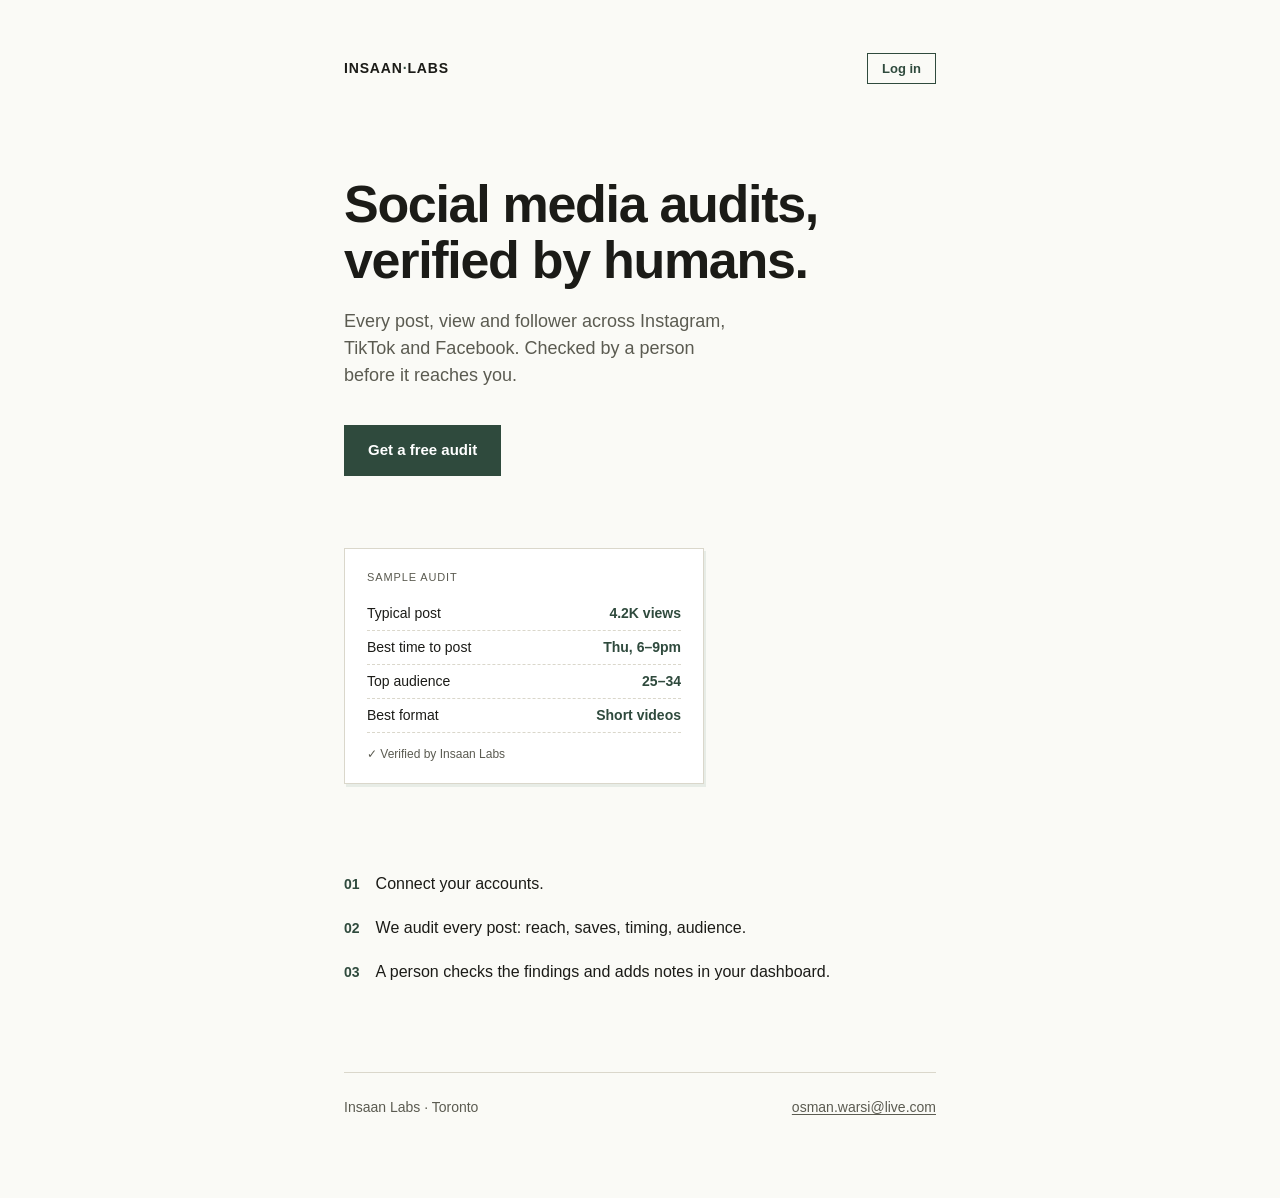
<file: index.html>
<!DOCTYPE html>
<html lang="en">
<head>
<meta charset="UTF-8">
<meta name="viewport" content="width=device-width, initial-scale=1.0">
<title>Insaan Labs · Social media audits, verified by humans</title>
<meta name="description" content="Insaan Labs audits your Instagram, TikTok and Facebook. Every post tracked, every insight checked by a person.">
<style>
  :root{
    --paper: #FAFAF6;
    --ink: #1B1B17;
    --ink-soft: #5B5B51;
    --accent: #2F4A3D;
    --accent-soft: #E7ECE6;
    --line: #DAD7CB;
    --font: 'Helvetica Neue', Helvetica, Arial, sans-serif;
  }
  *{box-sizing:border-box;}
  html,body{margin:0;padding:0;}
  body{
    background:var(--paper);
    color:var(--ink);
    font-family:var(--font);
    font-variant-numeric:tabular-nums;
    line-height:1.5;
    -webkit-font-smoothing:antialiased;
  }
  a{color:inherit;}
  .wrap{
    max-width:640px;
    margin:0 auto;
    padding:56px 24px 80px;
  }
  header{
    display:flex;
    align-items:center;
    justify-content:space-between;
    margin-bottom:96px;
  }
  .mark{
    font-size:14px;
    letter-spacing:0.06em;
    font-weight:600;
  }
  .mark span{color:var(--accent);}
  nav a{
    font-size:13px;
    font-weight:600;
    text-decoration:none;
    color:var(--accent);
    border:1px solid var(--accent);
    padding:7px 14px;
  }
  nav a:hover, nav a:focus-visible{background:var(--accent); color:#fff; outline:none;}

  h1{
    font-weight:600;
    font-size:clamp(34px, 6vw, 52px);
    line-height:1.08;
    letter-spacing:-0.025em;
    margin:0 0 20px;
  }
  .lede{
    font-size:18px;
    color:var(--ink-soft);
    max-width:40ch;
    margin:0 0 36px;
  }
  .cta{
    display:inline-block;
    font-size:15px;
    font-weight:600;
    color:#fff;
    background:var(--accent);
    padding:14px 24px;
    text-decoration:none;
  }
  .cta:hover, .cta:focus-visible{background:#25392f; outline:none;}

  .sample{
    background:#fff;
    border:1px solid var(--line);
    padding:20px 22px;
    font-size:14px;
    max-width:360px;
    margin:72px 0 88px;
    box-shadow:2px 3px 0 var(--accent-soft);
  }
  .sample .title{
    letter-spacing:0.08em;
    font-size:11px;
    text-transform:uppercase;
    color:var(--ink-soft);
    margin-bottom:12px;
  }
  .sample .row{
    display:flex;
    justify-content:space-between;
    gap:16px;
    padding:6px 0;
    border-bottom:1px dashed var(--line);
  }
  .sample .row:last-child{border-bottom:none;}
  .sample .val{color:var(--accent); font-weight:600;}
  .sample .check{
    margin-top:12px;
    font-size:12px;
    color:var(--ink-soft);
  }

  .steps{
    display:grid;
    gap:20px;
    margin:0 0 88px;
    padding:0;
    list-style:none;
    counter-reset:step;
  }
  .steps li{
    counter-increment:step;
    display:flex;
    gap:16px;
    font-size:16px;
  }
  .steps li::before{
    content:counter(step, decimal-leading-zero);
    color:var(--accent);
    font-weight:600;
    font-size:14px;
    padding-top:2px;
  }

  footer{
    border-top:1px solid var(--line);
    padding-top:24px;
    font-size:14px;
    color:var(--ink-soft);
    display:flex;
    justify-content:space-between;
    flex-wrap:wrap;
    gap:8px;
  }
  footer a{text-decoration:underline; text-underline-offset:2px;}
</style>
</head>
<body>
  <div class="wrap">
    <header>
      <div class="mark">INSAAN<span>·</span>LABS</div>
      <nav><a href="app/">Log in</a></nav>
    </header>

    <main>
      <h1>Social media audits,<br>verified by humans.</h1>
      <p class="lede">Every post, view and follower across Instagram, TikTok and Facebook. Checked by a person before it reaches you.</p>
      <a class="cta" href="mailto:hello@insaanlabs.com?subject=Free%20social%20media%20audit">Get a free audit</a>

      <div class="sample" aria-label="Sample audit">
        <div class="title">Sample audit</div>
        <div class="row"><span>Typical post</span><span class="val">4.2K views</span></div>
        <div class="row"><span>Best time to post</span><span class="val">Thu, 6–9pm</span></div>
        <div class="row"><span>Top audience</span><span class="val">25–34</span></div>
        <div class="row"><span>Best format</span><span class="val">Short videos</span></div>
        <div class="check">✓ Verified by Insaan Labs</div>
      </div>

      <ol class="steps">
        <li>Connect your accounts.</li>
        <li>We audit every post: reach, saves, timing, audience.</li>
        <li>A person checks the findings and adds notes in your dashboard.</li>
      </ol>
    </main>

    <footer>
      <span>Insaan Labs · Toronto</span>
      <a href="mailto:osman.warsi@live.com">osman.warsi@live.com</a>
    </footer>
  </div>
</body>
</html>
</file>
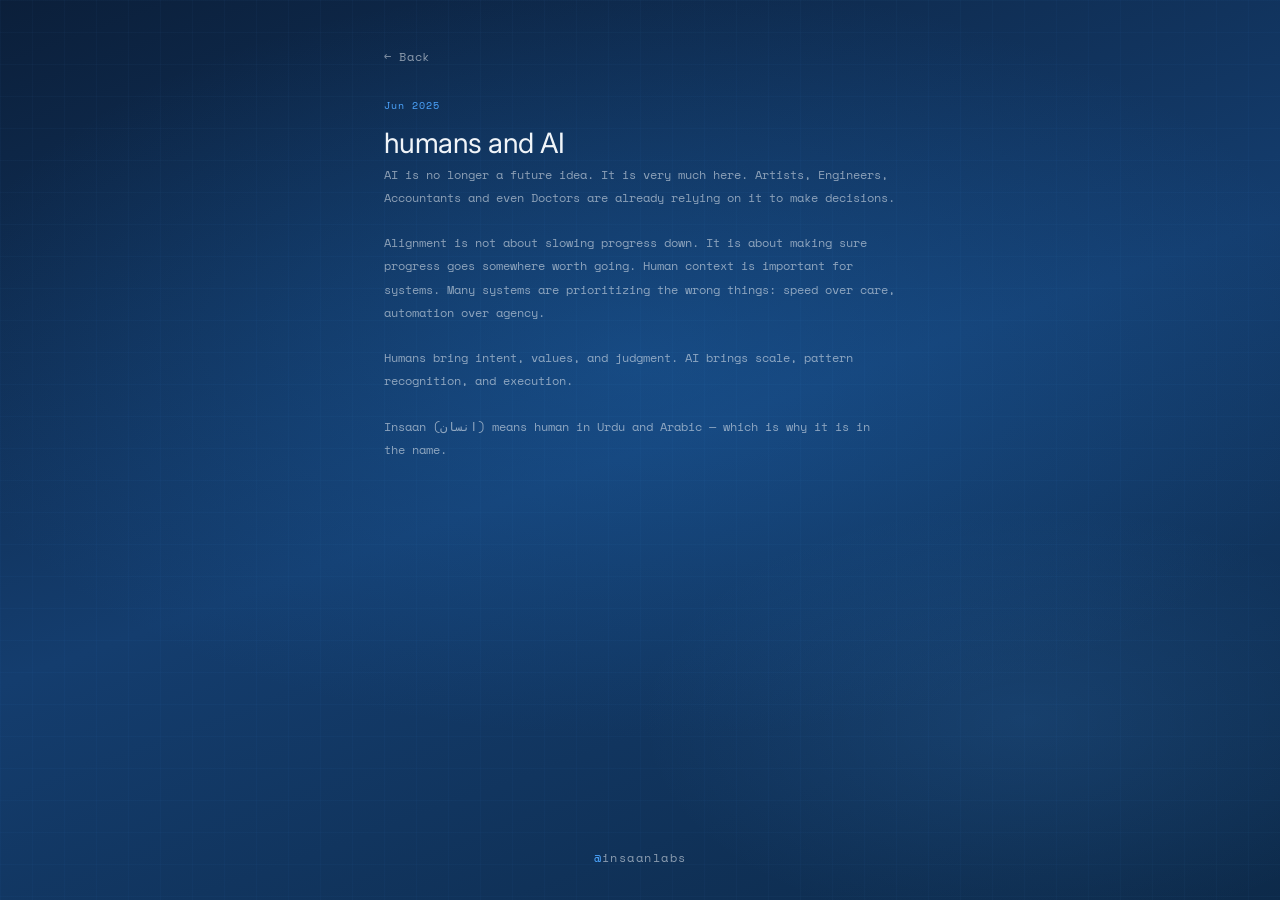
<file: article.html>
<!DOCTYPE html>
<html lang="en">
<head>
  <meta charset="UTF-8">
  <meta name="viewport" content="width=device-width, initial-scale=1.0">
  <title>Why humans and AI need to stay aligned — Insaan Labs</title>
  <link rel="preconnect" href="https://fonts.googleapis.com">
  <link rel="preconnect" href="https://fonts.gstatic.com" crossorigin>
  <link href="https://fonts.googleapis.com/css2?family=Inter:wght@400;500&family=Space+Mono:ital,wght@0,400;0,700;1,400&display=swap" rel="stylesheet">
  <link rel="stylesheet" href="styles.css">
</head>
<body>
  <main class="article-main">
    <a class="back-link" href="index.html">← Back</a>

    <article>
      <header class="article-header">
        <p class="article-meta">Jun 2025</p>
        <h1 class="article-title">humans and AI</h1>
      </header>

      <div class="article-body">
        <p>AI is no longer a future idea. It is very much here. Artists, Engineers, Accountants and even Doctors are already relying on it to make decisions. </p>

        <p>Alignment is not about slowing progress down. It is about making sure progress goes somewhere worth going. Human context is important for systems. Many systems are prioritizing the wrong things: speed over care, automation over agency.</p>

        <p>Humans bring intent, values, and judgment. AI brings scale, pattern recognition, and execution. </p>


        <p>Insaan (<span lang="ur">انسان</span>) means human in Urdu and Arabic — which is why it is in the name.</p>
      </div>
    </article>
  </main>

  <footer>
    <a href="https://instagram.com/insaanlabs" target="_blank" rel="noopener noreferrer">insaanlabs</a>
  </footer>
</body>
</html>
</file>
<file: styles.css>
*, *::before, *::after {
  box-sizing: border-box;
  margin: 0;
  padding: 0;
}

:root {
  --blue-deep: #0b1f3a;
  --blue-mid: #143d6e;
  --blue-bright: #1e6bb8;
  --blue-glow: #4da6ff;
  --white: #f0f4f8;
  --white-dim: rgba(240, 244, 248, 0.55);
}

html, body {
  height: 100%;
}

body {
  font-family: 'Space Mono', monospace;
  background: var(--blue-deep);
  color: var(--white);
  min-height: 100dvh;
  display: flex;
  flex-direction: column;
  align-items: center;
  justify-content: flex-start;
  overflow-x: hidden;
  position: relative;
}

body::before {
  content: '';
  position: fixed;
  inset: 0;
  background:
    radial-gradient(ellipse 80% 60% at 50% 40%, rgba(30, 107, 184, 0.35) 0%, transparent 70%),
    radial-gradient(ellipse 50% 40% at 80% 80%, rgba(77, 166, 255, 0.12) 0%, transparent 60%),
    linear-gradient(160deg, var(--blue-deep) 0%, var(--blue-mid) 50%, #0d2a4a 100%);
  z-index: 0;
}

body::after {
  content: '';
  position: fixed;
  inset: 0;
  background-image:
    linear-gradient(rgba(77, 166, 255, 0.03) 1px, transparent 1px),
    linear-gradient(90deg, rgba(77, 166, 255, 0.03) 1px, transparent 1px);
  background-size: 32px 32px;
  z-index: 0;
  pointer-events: none;
}

main {
  position: relative;
  z-index: 1;
  display: flex;
  flex-direction: column;
  align-items: center;
  text-align: center;
  padding: 3rem 1.5rem 3rem;
  max-width: 520px;
  width: 100%;
  gap: 2.5rem;
}

h1 {
  font-family: 'Inter', sans-serif;
  font-size: clamp(1.4rem, 4.5vw, 2rem);
  font-weight: 400;
  letter-spacing: -0.02em;
  color: var(--white);
  white-space: nowrap;
}

.illustration {
  width: min(320px, 88vw);
  height: auto;
  aspect-ratio: 11 / 3;
  image-rendering: pixelated;
  shape-rendering: crispEdges;
  filter: drop-shadow(0 0 20px rgba(77, 166, 255, 0.2));
}

.tagline {
  font-size: clamp(0.72rem, 2.5vw, 0.85rem);
  line-height: 1.9;
  color: var(--white-dim);
  letter-spacing: 0.04em;
  max-width: 36ch;
}

.tagline em {
  font-style: normal;
  color: var(--white);
}

.clients {
  font-size: clamp(0.68rem, 2.2vw, 0.8rem);
  line-height: 1.85;
  color: var(--white-dim);
  letter-spacing: 0.03em;
  max-width: 40ch;
  margin-top: -1.5rem;
}

.clients em {
  font-style: normal;
  color: var(--white);
}

.status {
  font-size: 0.7rem;
  letter-spacing: 0.2em;
  text-transform: uppercase;
  color: var(--blue-glow);
  display: flex;
  align-items: center;
  gap: 0.6rem;
}

.status::before {
  content: '';
  width: 6px;
  height: 6px;
  background: var(--blue-glow);
  border-radius: 50%;
  animation: pulse 2s ease-in-out infinite;
}

@keyframes pulse {
  0%, 100% {
    opacity: 1;
    box-shadow: 0 0 0 0 rgba(77, 166, 255, 0.6);
  }
  50% {
    opacity: 0.5;
    box-shadow: 0 0 0 6px rgba(77, 166, 255, 0);
  }
}

footer {
  position: relative;
  z-index: 1;
  margin-top: auto;
  padding: 2rem;
}

footer a {
  color: var(--white-dim);
  text-decoration: none;
  font-size: 0.75rem;
  letter-spacing: 0.12em;
  transition: color 0.2s;
}

footer a:hover {
  color: var(--white);
}

footer a::before {
  content: '@';
  color: var(--blue-glow);
}

/* Blog */

.blog {
  width: 100%;
  display: flex;
  flex-direction: column;
  align-items: stretch;
  gap: 1rem;
  padding-top: 1rem;
  border-top: 1px solid rgba(77, 166, 255, 0.15);
}

.blog-label {
  font-size: 0.65rem;
  letter-spacing: 0.2em;
  text-transform: uppercase;
  color: var(--white-dim);
  text-align: left;
}

.article-card {
  display: flex;
  flex-direction: column;
  align-items: flex-start;
  gap: 0.45rem;
  padding: 1.1rem 1.2rem;
  border: 1px solid rgba(77, 166, 255, 0.2);
  border-radius: 4px;
  text-decoration: none;
  text-align: left;
  transition: border-color 0.2s, background 0.2s;
}

.article-card:hover {
  border-color: rgba(77, 166, 255, 0.45);
  background: rgba(77, 166, 255, 0.05);
}

.article-card-date {
  font-size: 0.65rem;
  letter-spacing: 0.1em;
  color: var(--blue-glow);
}

.article-card-title {
  font-family: 'Inter', sans-serif;
  font-size: 0.95rem;
  font-weight: 400;
  color: var(--white);
  line-height: 1.4;
}

.article-card-excerpt {
  font-size: 0.72rem;
  line-height: 1.6;
  color: var(--white-dim);
}

/* Article page */

.article-main {
  align-items: flex-start;
  text-align: left;
  max-width: 560px;
  gap: 2rem;
}

.back-link {
  font-size: 0.72rem;
  letter-spacing: 0.06em;
  color: var(--white-dim);
  text-decoration: none;
  transition: color 0.2s;
}

.back-link:hover {
  color: var(--white);
}

.article-header {
  display: flex;
  flex-direction: column;
  gap: 0.75rem;
}

.article-meta {
  font-size: 0.65rem;
  letter-spacing: 0.1em;
  color: var(--blue-glow);
}

.article-title {
  font-family: 'Inter', sans-serif;
  font-size: clamp(1.3rem, 4vw, 1.75rem);
  font-weight: 400;
  letter-spacing: -0.02em;
  line-height: 1.35;
  color: var(--white);
  white-space: normal;
}

.article-body {
  display: flex;
  flex-direction: column;
  gap: 1.4rem;
}

.article-body p {
  font-size: 0.78rem;
  line-height: 1.85;
  color: var(--white-dim);
}
</file>
